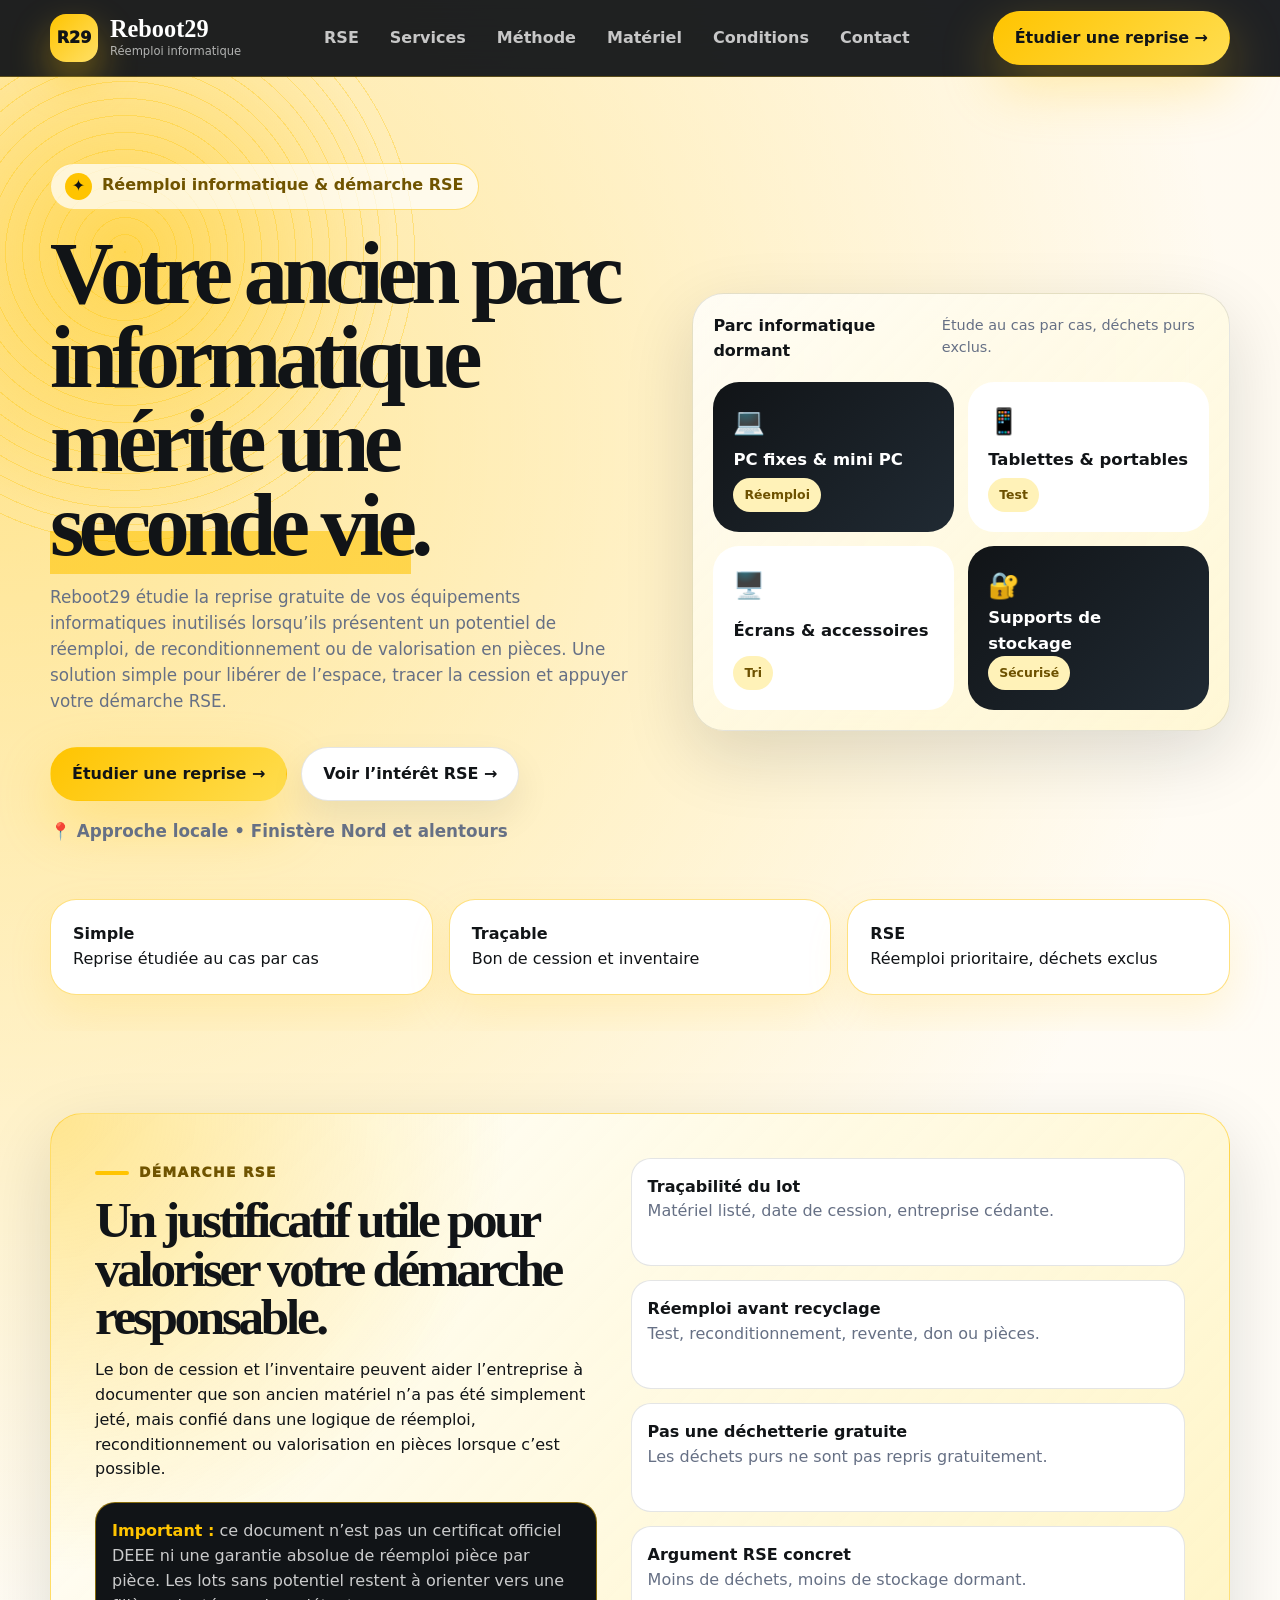
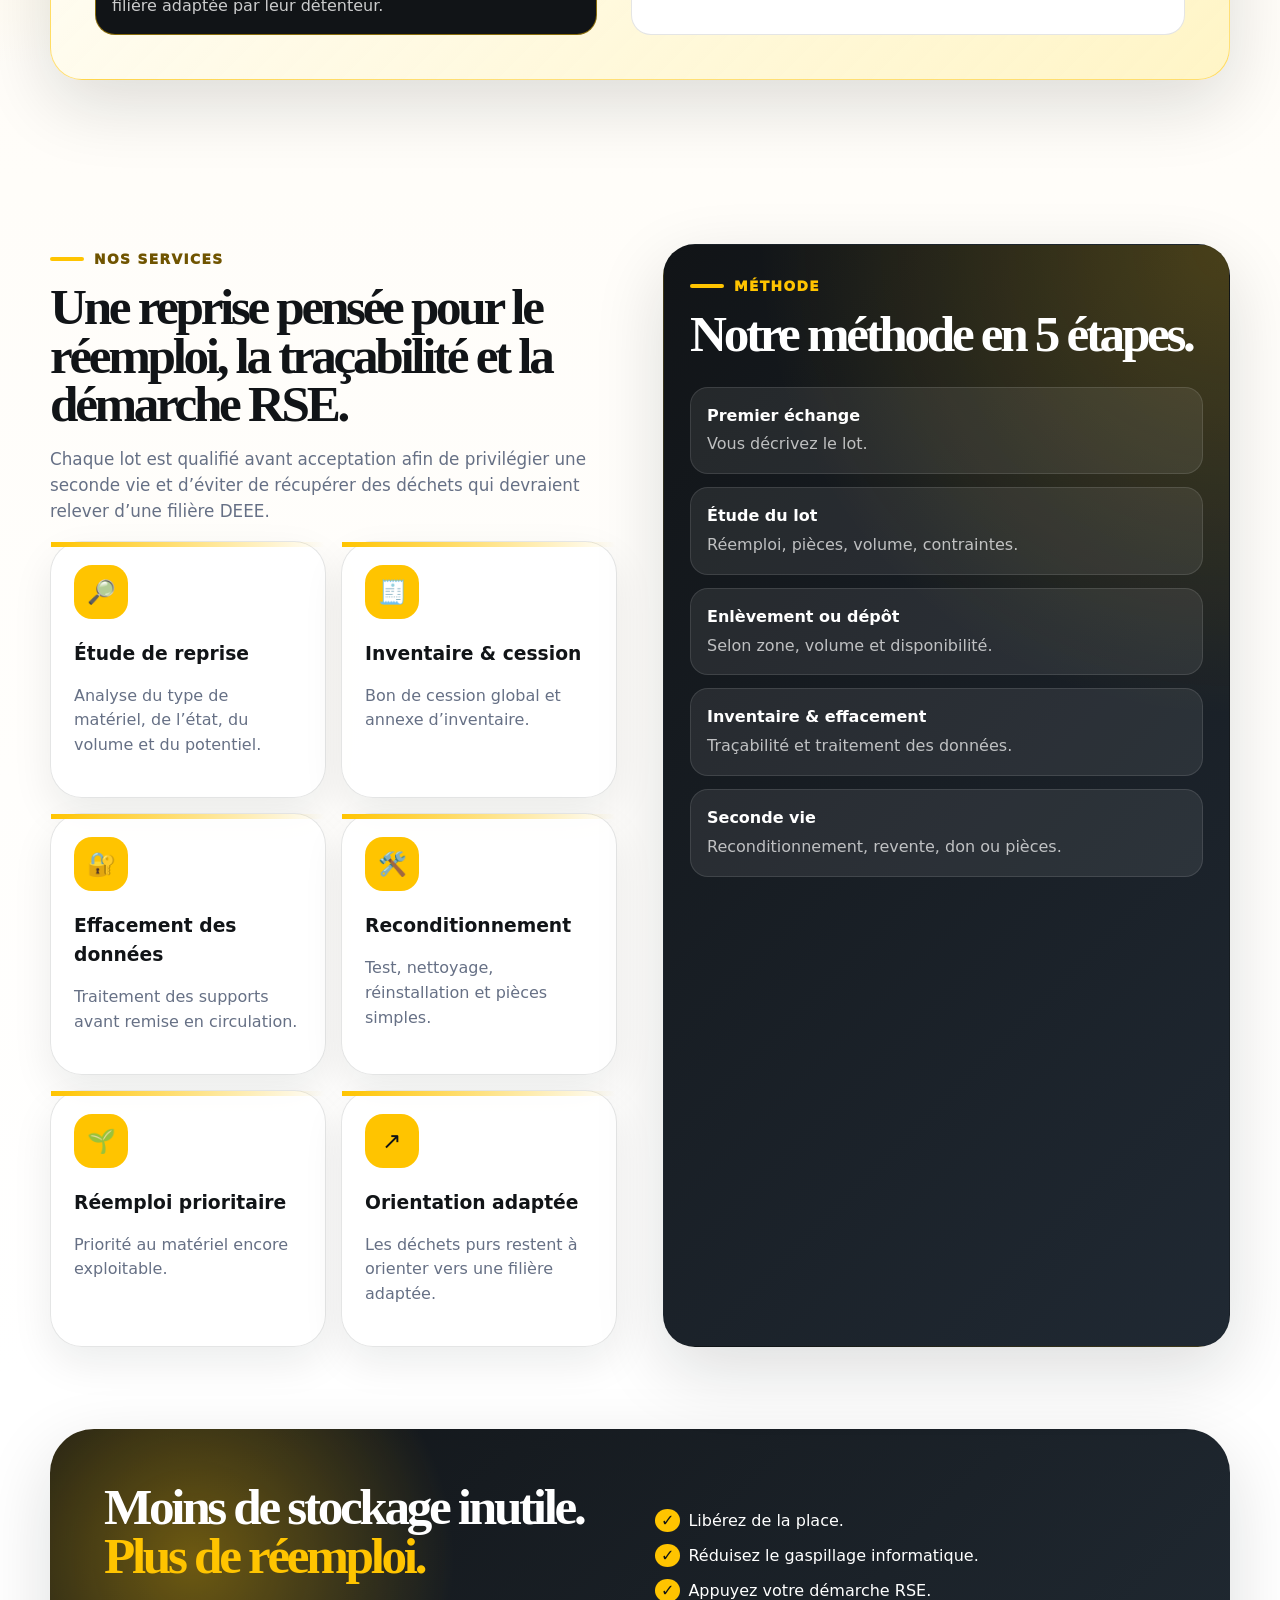
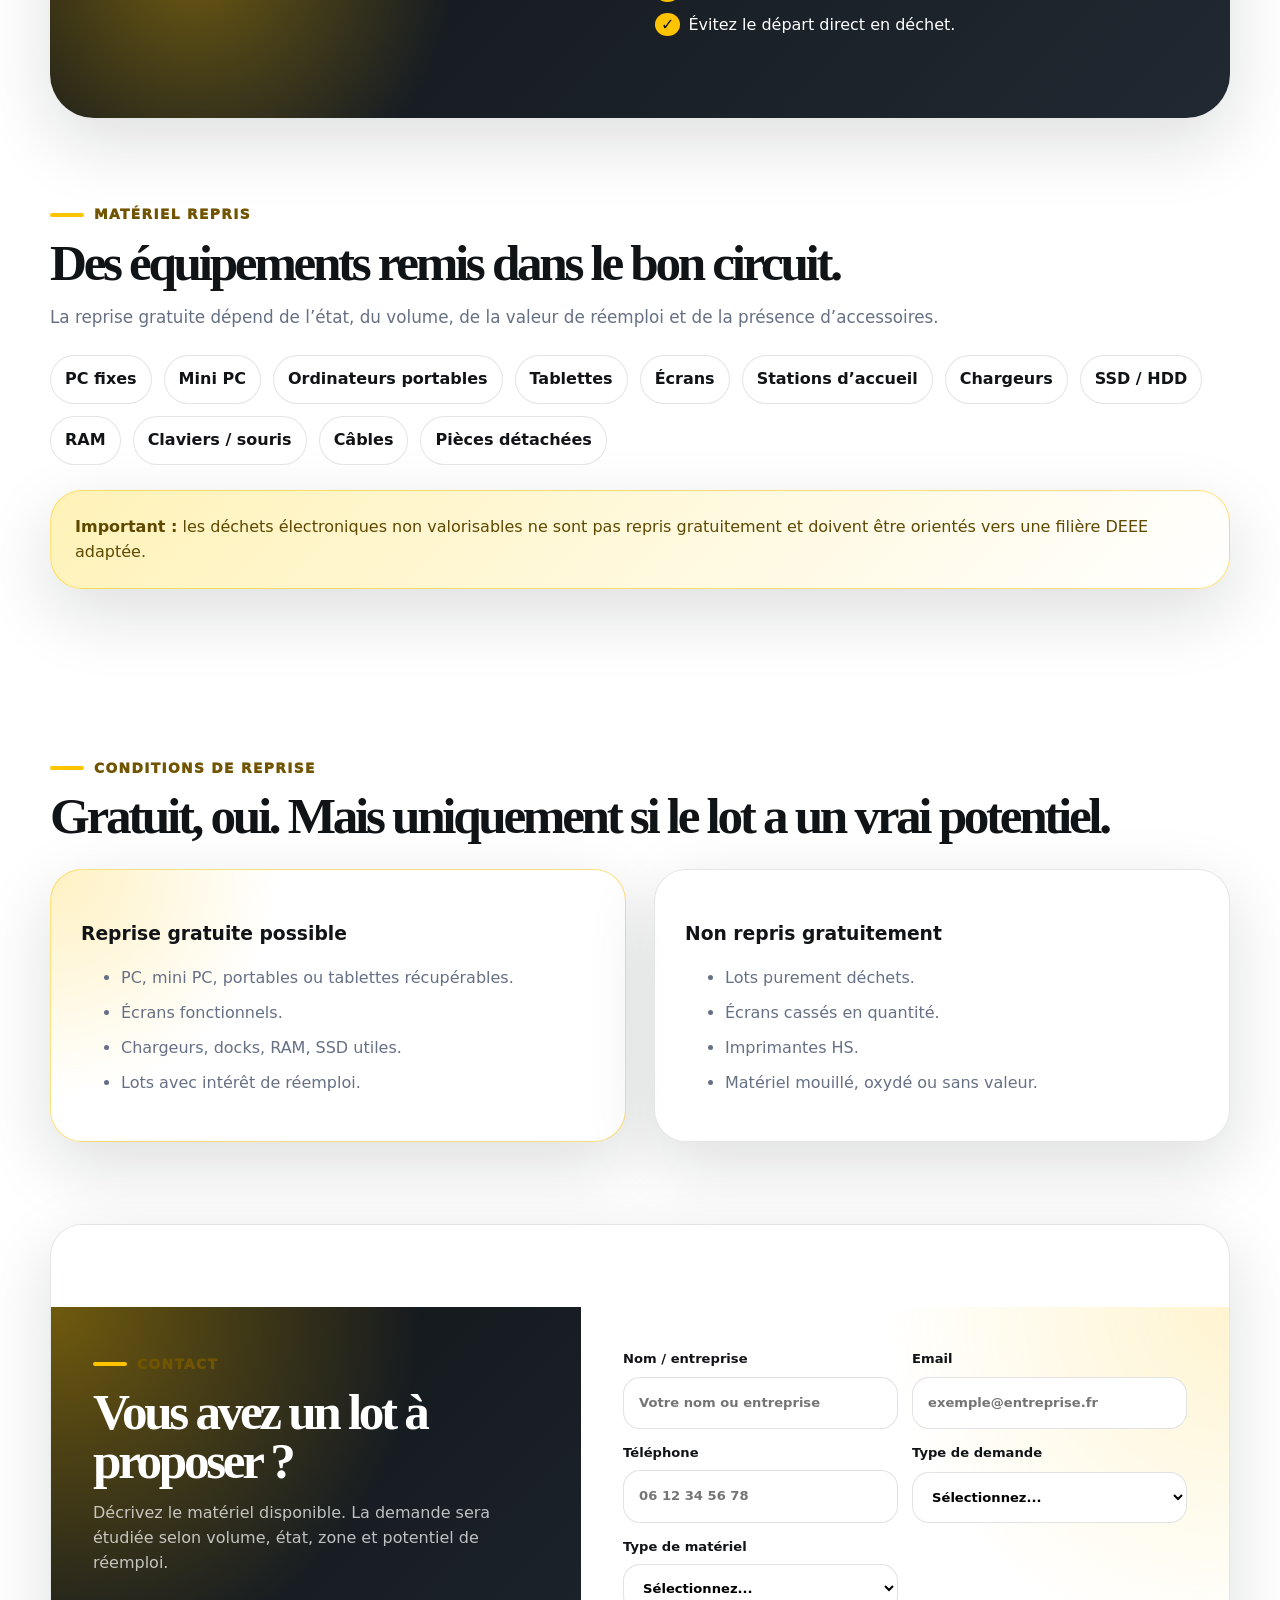
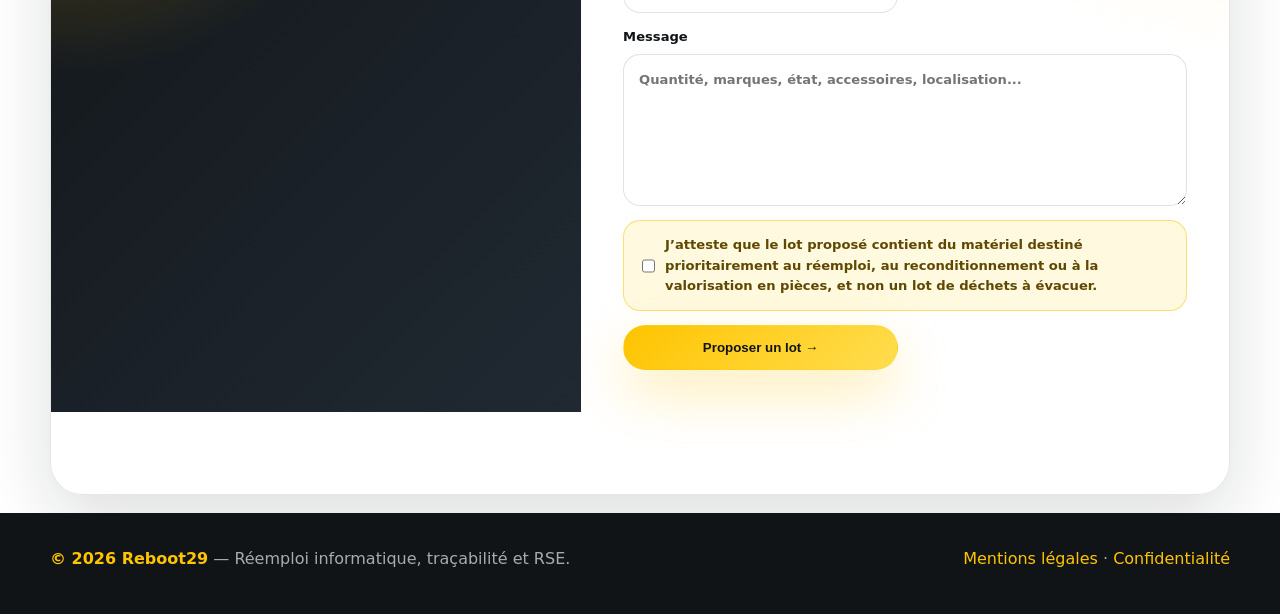
<file: index.html>
<!DOCTYPE html>
<html lang="fr">
<head>
  <meta charset="UTF-8" />
  <meta name="viewport" content="width=device-width, initial-scale=1.0" />
  <title>Reboot29 — Réemploi informatique & RSE en Finistère</title>
  <meta name="description" content="Reboot29 étudie la reprise gratuite de matériel informatique professionnel destiné au réemploi, au reconditionnement ou à la valorisation en pièces." />
  <link rel="stylesheet" href="styles.css" />
</head>
<body>
  <header class="topbar">
    <div class="container nav">
      <a class="brand" href="#top"><span class="brand-mark">R29</span><span><strong>Reboot29</strong><small>Réemploi informatique</small></span></a>
      <nav><a href="#rse">RSE</a><a href="#services">Services</a><a href="#methode">Méthode</a><a href="#materiel">Matériel</a><a href="#conditions">Conditions</a><a href="#contact">Contact</a></nav>
      <a class="btn btn-primary" href="#contact">Étudier une reprise →</a>
    </div>
  </header>

  <main id="top">
    <section class="hero">
      <div class="container hero-grid">
        <div>
          <div class="badge">Réemploi informatique & démarche RSE</div>
          <h1>Votre ancien parc informatique mérite une <span>seconde vie</span>.</h1>
          <p>Reboot29 étudie la reprise gratuite de vos équipements informatiques inutilisés lorsqu’ils présentent un potentiel de réemploi, de reconditionnement ou de valorisation en pièces. Une solution simple pour libérer de l’espace, tracer la cession et appuyer votre démarche RSE.</p>
          <div class="actions"><a class="btn btn-primary" href="#contact">Étudier une reprise →</a><a class="btn btn-secondary" href="#rse">Voir l’intérêt RSE →</a></div>
          <p class="local">📍 Approche locale • Finistère Nord et alentours</p>
        </div>
        <aside class="hero-panel">
          <div class="panel-head"><strong>Parc informatique dormant</strong><em>Étude au cas par cas, déchets purs exclus.</em></div>
          <div class="device-grid">
            <article class="device dark">💻<strong>PC fixes & mini PC</strong><small>Réemploi</small></article>
            <article class="device">📱<strong>Tablettes & portables</strong><small>Test</small></article>
            <article class="device">🖥️<strong>Écrans & accessoires</strong><small>Tri</small></article>
            <article class="device dark">🔐<strong>Supports de stockage</strong><small>Sécurisé</small></article>
          </div>
        </aside>
      </div>
      <div class="container trust-strip">
        <article><b>Simple</b><span>Reprise étudiée au cas par cas</span></article>
        <article><b>Traçable</b><span>Bon de cession et inventaire</span></article>
        <article><b>RSE</b><span>Réemploi prioritaire, déchets exclus</span></article>
      </div>
    </section>

    <section id="rse" class="rse">
      <div class="container rse-card">
        <div>
          <div class="kicker">Démarche RSE</div>
          <h2>Un justificatif utile pour valoriser votre démarche responsable.</h2>
          <p>Le bon de cession et l’inventaire peuvent aider l’entreprise à documenter que son ancien matériel n’a pas été simplement jeté, mais confié dans une logique de réemploi, reconditionnement ou valorisation en pièces lorsque c’est possible.</p>
          <div class="warning"><b>Important :</b> ce document n’est pas un certificat officiel DEEE ni une garantie absolue de réemploi pièce par pièce. Les lots sans potentiel restent à orienter vers une filière adaptée par leur détenteur.</div>
        </div>
        <ul class="rse-list">
          <li><b>Traçabilité du lot</b> Matériel listé, date de cession, entreprise cédante.</li>
          <li><b>Réemploi avant recyclage</b> Test, reconditionnement, revente, don ou pièces.</li>
          <li><b>Pas une déchetterie gratuite</b> Les déchets purs ne sont pas repris gratuitement.</li>
          <li><b>Argument RSE concret</b> Moins de déchets, moins de stockage dormant.</li>
        </ul>
      </div>
    </section>

    <section id="services" class="container split">
      <div>
        <div class="kicker">Nos services</div>
        <h2>Une reprise pensée pour le réemploi, la traçabilité et la démarche RSE.</h2>
        <p class="intro">Chaque lot est qualifié avant acceptation afin de privilégier une seconde vie et d’éviter de récupérer des déchets qui devraient relever d’une filière DEEE.</p>
        <div class="cards">
          <article><span>🔎</span><h3>Étude de reprise</h3><p>Analyse du type de matériel, de l’état, du volume et du potentiel.</p></article>
          <article><span>🧾</span><h3>Inventaire & cession</h3><p>Bon de cession global et annexe d’inventaire.</p></article>
          <article><span>🔐</span><h3>Effacement des données</h3><p>Traitement des supports avant remise en circulation.</p></article>
          <article><span>🛠️</span><h3>Reconditionnement</h3><p>Test, nettoyage, réinstallation et pièces simples.</p></article>
          <article><span>🌱</span><h3>Réemploi prioritaire</h3><p>Priorité au matériel encore exploitable.</p></article>
          <article><span>↗</span><h3>Orientation adaptée</h3><p>Les déchets purs restent à orienter vers une filière adaptée.</p></article>
        </div>
      </div>
      <aside id="methode" class="method">
        <div class="kicker">Méthode</div>
        <h2>Notre méthode en 5 étapes.</h2>
        <ol>
          <li><b>Premier échange</b><span>Vous décrivez le lot.</span></li>
          <li><b>Étude du lot</b><span>Réemploi, pièces, volume, contraintes.</span></li>
          <li><b>Enlèvement ou dépôt</b><span>Selon zone, volume et disponibilité.</span></li>
          <li><b>Inventaire & effacement</b><span>Traçabilité et traitement des données.</span></li>
          <li><b>Seconde vie</b><span>Reconditionnement, revente, don ou pièces.</span></li>
        </ol>
      </aside>
    </section>

    <section class="impact"><div class="container impact-band"><h2>Moins de stockage inutile. <span>Plus de réemploi.</span></h2><ul><li>Libérez de la place.</li><li>Réduisez le gaspillage informatique.</li><li>Appuyez votre démarche RSE.</li><li>Évitez le départ direct en déchet.</li></ul></div></section>

    <section id="materiel" class="container">
      <div class="kicker">Matériel repris</div><h2>Des équipements remis dans le bon circuit.</h2>
      <p class="intro">La reprise gratuite dépend de l’état, du volume, de la valeur de réemploi et de la présence d’accessoires.</p>
      <div class="materials"><span>PC fixes</span><span>Mini PC</span><span>Ordinateurs portables</span><span>Tablettes</span><span>Écrans</span><span>Stations d’accueil</span><span>Chargeurs</span><span>SSD / HDD</span><span>RAM</span><span>Claviers / souris</span><span>Câbles</span><span>Pièces détachées</span></div>
      <div class="notice"><b>Important :</b> les déchets électroniques non valorisables ne sont pas repris gratuitement et doivent être orientés vers une filière DEEE adaptée.</div>
    </section>

    <section id="conditions" class="container">
      <div class="kicker">Conditions de reprise</div><h2>Gratuit, oui. Mais uniquement si le lot a un vrai potentiel.</h2>
      <div class="conditions">
        <article class="good"><h3>Reprise gratuite possible</h3><ul><li>PC, mini PC, portables ou tablettes récupérables.</li><li>Écrans fonctionnels.</li><li>Chargeurs, docks, RAM, SSD utiles.</li><li>Lots avec intérêt de réemploi.</li></ul></article>
        <article><h3>Non repris gratuitement</h3><ul><li>Lots purement déchets.</li><li>Écrans cassés en quantité.</li><li>Imprimantes HS.</li><li>Matériel mouillé, oxydé ou sans valeur.</li></ul></article>
      </div>
    </section>

    <section id="contact" class="container contact">
      <div class="contact-intro"><div class="kicker">Contact</div><h2>Vous avez un lot à proposer ?</h2><p>Décrivez le matériel disponible. La demande sera étudiée selon volume, état, zone et potentiel de réemploi.</p></div>
      <form name="contact" method="POST" data-netlify="true" action="/merci.html">
        <input type="hidden" name="form-name" value="contact" />
        <label>Nom / entreprise<input name="nom" required placeholder="Votre nom ou entreprise" /></label>
        <label>Email<input type="email" name="email" required placeholder="exemple@entreprise.fr" /></label>
        <label>Téléphone<input name="telephone" placeholder="06 12 34 56 78" /></label>
        <label>Type de demande<select name="type-demande" required><option value="">Sélectionnez...</option><option>Entreprise / association</option><option>Collectivité</option><option>Indépendant</option><option>Particulier — étude au cas par cas</option></select></label>
        <label>Type de matériel<select name="type-materiel" required><option value="">Sélectionnez...</option><option>PC / mini PC</option><option>Ordinateurs portables</option><option>Tablettes</option><option>Écrans</option><option>Lot mixte</option><option>Autre</option></select></label>
        <label class="full">Message<textarea name="message" placeholder="Quantité, marques, état, accessoires, localisation..."></textarea></label>
        <label class="full consent"><input type="checkbox" required name="attestation" /><span>J’atteste que le lot proposé contient du matériel destiné prioritairement au réemploi, au reconditionnement ou à la valorisation en pièces, et non un lot de déchets à évacuer.</span></label>
        <button class="btn btn-primary">Proposer un lot →</button>
      </form>
    </section>
  </main>

  <footer><div class="container footer-grid"><span><b>© 2026 Reboot29</b> — Réemploi informatique, traçabilité et RSE.</span><span><a href="mentions-legales.html">Mentions légales</a> · <a href="confidentialite.html">Confidentialité</a></span></div></footer>
  <script src="script.js"></script>
</body>
</html>
</file>
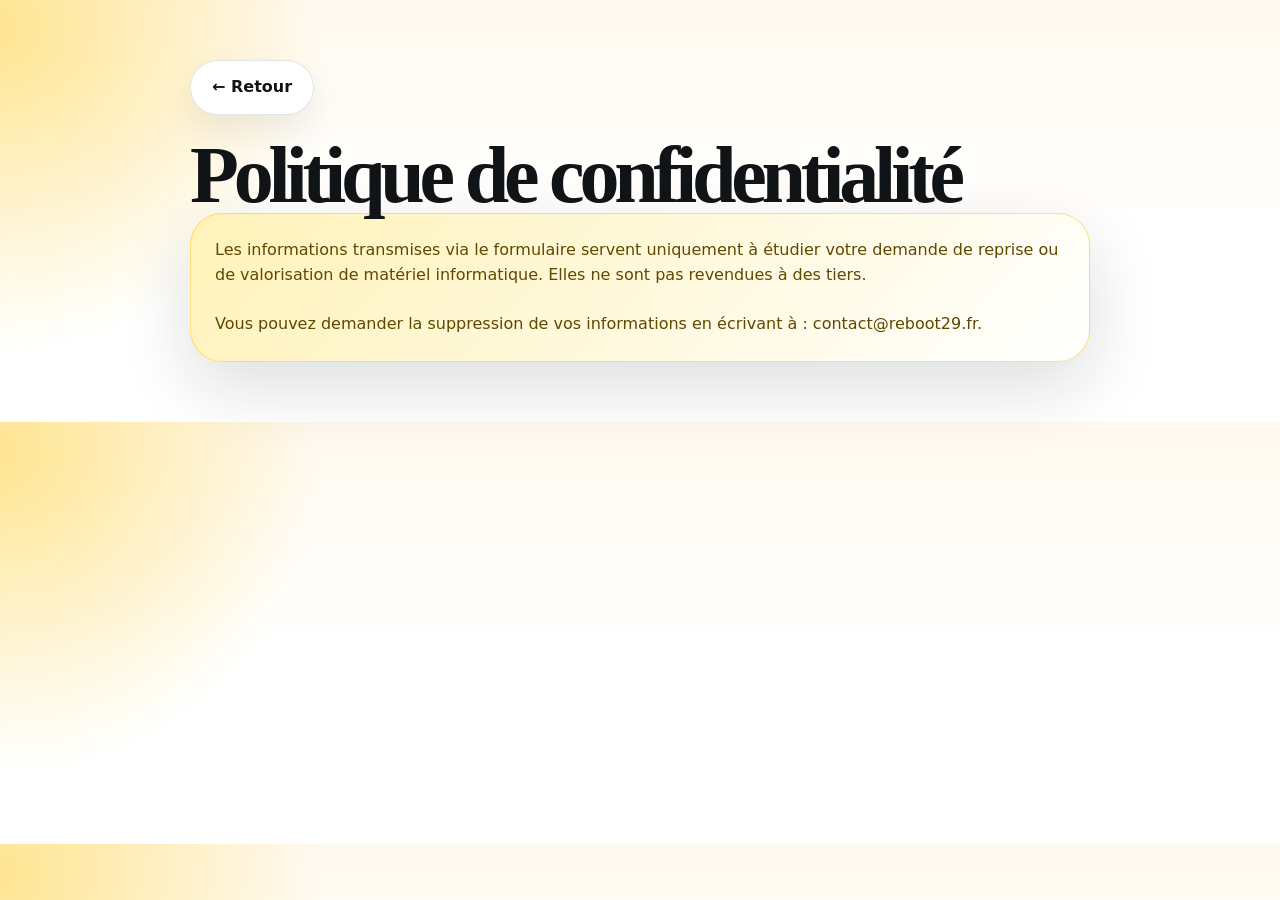
<file: confidentialite.html>
<!DOCTYPE html><html lang="fr"><head><meta charset="UTF-8"><meta name="viewport" content="width=device-width,initial-scale=1.0"><title>Confidentialité — Reboot29</title><link rel="stylesheet" href="styles.css"></head><body><main class="container" style="padding:60px 0;max-width:900px"><a class="btn btn-secondary" href="index.html">← Retour</a><h1 style="font-size:clamp(2.5rem,7vw,5rem)">Politique de confidentialité</h1><div class="notice">Les informations transmises via le formulaire servent uniquement à étudier votre demande de reprise ou de valorisation de matériel informatique. Elles ne sont pas revendues à des tiers.<br><br>Vous pouvez demander la suppression de vos informations en écrivant à : contact@reboot29.fr.</div></main></body></html>
</file>
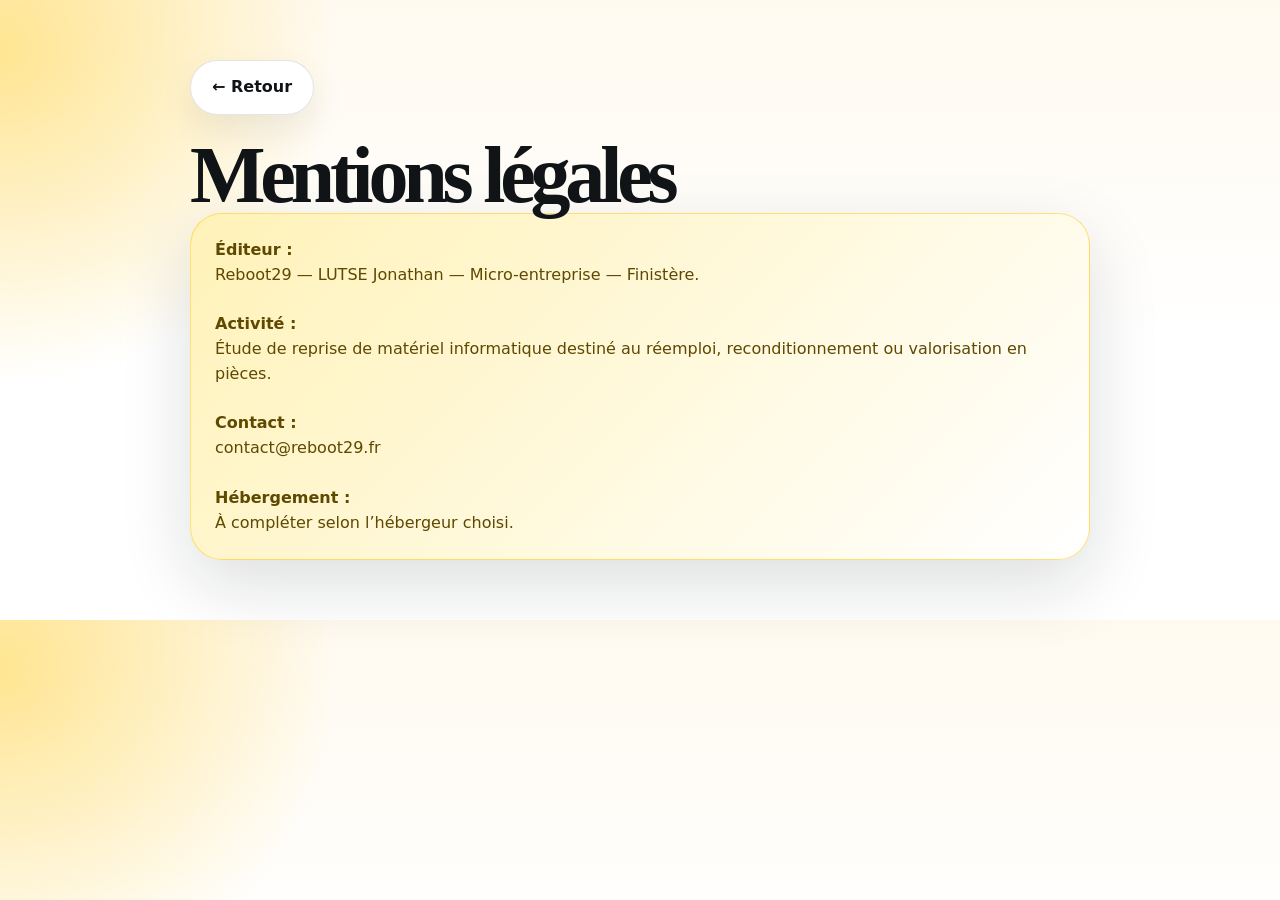
<file: mentions-legales.html>
<!DOCTYPE html><html lang="fr"><head><meta charset="UTF-8"><meta name="viewport" content="width=device-width,initial-scale=1.0"><title>Mentions légales — Reboot29</title><link rel="stylesheet" href="styles.css"></head><body><main class="container" style="padding:60px 0;max-width:900px"><a class="btn btn-secondary" href="index.html">← Retour</a><h1 style="font-size:clamp(2.5rem,7vw,5rem)">Mentions légales</h1><div class="notice"><b>Éditeur :</b><br>Reboot29 — LUTSE Jonathan — Micro-entreprise — Finistère.<br><br><b>Activité :</b><br>Étude de reprise de matériel informatique destiné au réemploi, reconditionnement ou valorisation en pièces.<br><br><b>Contact :</b><br>contact@reboot29.fr<br><br><b>Hébergement :</b><br>À compléter selon l’hébergeur choisi.</div></main></body></html>
</file>
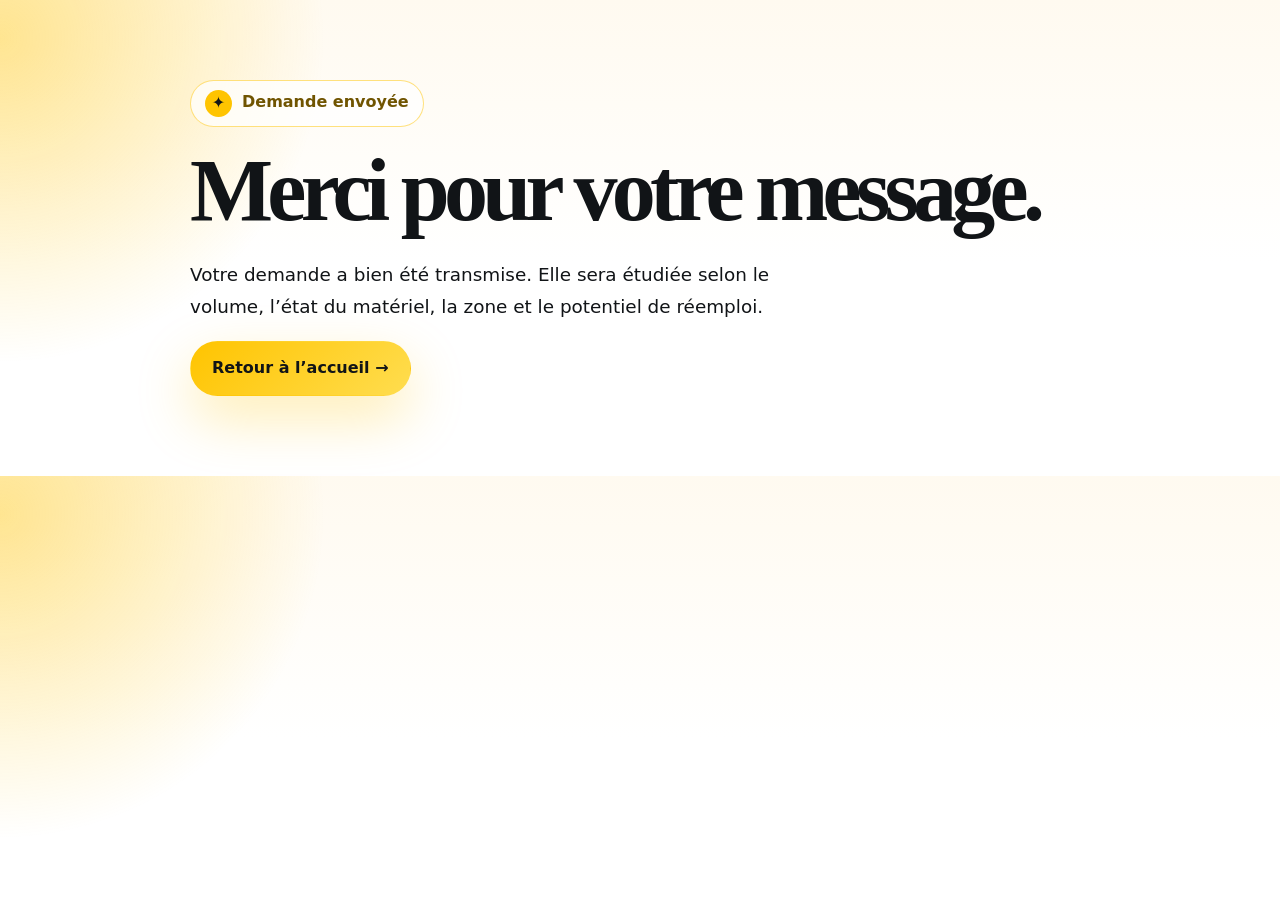
<file: merci.html>
<!DOCTYPE html><html lang="fr"><head><meta charset="UTF-8"><meta name="viewport" content="width=device-width,initial-scale=1.0"><title>Merci — Reboot29</title><link rel="stylesheet" href="styles.css"></head><body><main class="container" style="padding:80px 0;max-width:900px"><div class="badge">Demande envoyée</div><h1 style="font-size:clamp(2.7rem,8vw,5.5rem)">Merci pour votre message.</h1><p class="hero-text">Votre demande a bien été transmise. Elle sera étudiée selon le volume, l’état du matériel, la zone et le potentiel de réemploi.</p><a class="btn btn-primary" href="index.html">Retour à l’accueil →</a></main></body></html>
</file>
<file: styles.css>
:root{--y:#ffc400;--ys:#fff2b8;--yp:#fff9df;--ink:#111417;--muted:#667085;--b:rgba(17,20,23,.11);--by:rgba(255,196,0,.5);--shadow:0 24px 70px rgba(17,20,23,.14);--max:1180px}*{box-sizing:border-box}html{scroll-behavior:smooth}body{margin:0;font-family:Inter,system-ui,Segoe UI,Arial,sans-serif;color:var(--ink);background:radial-gradient(circle at 0 8%,rgba(255,196,0,.4),transparent 24%),linear-gradient(180deg,#fffaf0,#fff 55%);line-height:1.55}a{text-decoration:none;color:inherit}.container{width:min(var(--max),calc(100% - 36px));margin:auto}.topbar{position:sticky;top:0;z-index:20;background:rgba(17,20,23,.94);backdrop-filter:blur(18px);border-bottom:1px solid rgba(255,196,0,.26)}.nav{height:76px;display:flex;align-items:center;justify-content:space-between;gap:20px}.brand{display:flex;align-items:center;gap:12px;color:#fff}.brand-mark{width:48px;height:48px;display:grid;place-items:center;border-radius:16px;background:linear-gradient(135deg,var(--y),#ffe066);color:var(--ink);font-weight:950;box-shadow:0 18px 38px rgba(255,196,0,.38)}.brand strong{display:block;font:700 1.52rem Georgia,serif}.brand small{display:block;color:rgba(255,255,255,.65);font-size:.72rem}nav{display:flex;gap:7px;color:rgba(255,255,255,.75);font-weight:750}nav a{padding:10px 12px;border-radius:999px}nav a:hover{background:var(--y);color:var(--ink)}.btn{display:inline-flex;align-items:center;justify-content:center;padding:14px 21px;border-radius:999px;font-weight:900;border:1px solid transparent;transition:.18s}.btn:hover{transform:translateY(-2px)}.btn-primary{background:linear-gradient(135deg,var(--y),#ffdd4f);color:var(--ink);box-shadow:0 22px 55px rgba(255,196,0,.3)}.btn-secondary{background:#fff;color:var(--ink);border-color:var(--b);box-shadow:0 16px 36px rgba(17,20,23,.08)}.hero{position:relative;padding:86px 0 36px;overflow:hidden}.hero:before{content:"";position:absolute;left:-170px;top:-120px;width:590px;height:590px;border-radius:50%;background:repeating-radial-gradient(circle,rgba(255,196,0,.32) 0 1px,transparent 1px 17px),radial-gradient(circle,rgba(255,196,0,.48),transparent 66%)}.hero-grid{position:relative;display:grid;grid-template-columns:1fr .92fr;gap:58px;align-items:center}.badge{display:inline-flex;gap:10px;padding:9px 14px;border:1px solid var(--by);border-radius:999px;background:rgba(255,255,255,.72);font-weight:900;color:#705400}.badge:before{content:"✦";background:var(--y);width:27px;height:27px;border-radius:50%;display:grid;place-items:center;color:var(--ink)}h1,h2{font-family:Georgia,serif;letter-spacing:-.065em;line-height:.95;margin:0}h1{margin-top:22px;font-size:clamp(3.2rem,6.9vw,6.7rem)}h1 span{background:linear-gradient(180deg,transparent 56%,rgba(255,196,0,.58) 56%)}.hero p,.intro,.section-copy{color:var(--muted);font-size:1.05rem}.hero-text{max-width:640px;margin-top:26px;font-size:1.15rem;line-height:1.75}.actions{display:flex;gap:14px;flex-wrap:wrap;margin-top:32px}.local{font-weight:700;color:#6d6553}.hero-panel,.rse-card,.cards article,.method,.materials-card,.notice,.conditions article,.contact{border:1px solid var(--b);box-shadow:var(--shadow);border-radius:32px;background:rgba(255,255,255,.82)}.hero-panel{padding:20px;background:linear-gradient(135deg,rgba(255,255,255,.8),rgba(255,245,197,.65));backdrop-filter:blur(18px)}.panel-head{display:flex;justify-content:space-between;gap:16px;margin-bottom:18px}.panel-head em{display:block;color:var(--muted);font-style:normal;font-size:.9rem}.device-grid{display:grid;grid-template-columns:1fr 1fr;gap:14px}.device{min-height:150px;padding:20px;border-radius:26px;background:#fff;display:flex;flex-direction:column;justify-content:space-between;font-size:1.6rem}.device.dark{background:linear-gradient(135deg,var(--ink),#202a33);color:#fff}.device strong{font-size:1.03rem}.device small{display:inline-flex;align-self:flex-start;background:var(--ys);color:#6d5100;border-radius:999px;padding:7px 11px;font-size:.78rem;font-weight:900}.trust-strip{display:grid;grid-template-columns:repeat(3,1fr);gap:16px;margin-top:38px}.trust-strip article{padding:22px;border-radius:26px;background:#fff;border:1px solid var(--by);box-shadow:0 18px 44px rgba(255,196,0,.13)}.trust-strip b{display:block}section{padding:82px 0}.kicker{display:inline-flex;gap:10px;align-items:center;text-transform:uppercase;color:#705400;font-size:.86rem;font-weight:950;letter-spacing:.1em;margin-bottom:13px}.kicker:before{content:"";width:34px;height:4px;background:var(--y);border-radius:99px}h2{font-size:clamp(2.2rem,4vw,4.2rem)}.rse-card{display:grid;grid-template-columns:.95fr 1.05fr;gap:34px;padding:44px;background:radial-gradient(circle at 0 0,rgba(255,196,0,.44),transparent 35%),linear-gradient(135deg,#fff,rgba(255,242,184,.78));border-color:var(--by)}.warning{margin-top:20px;background:var(--ink);color:rgba(255,255,255,.78);border:1px solid var(--by);padding:16px;border-radius:20px}.warning b{color:var(--y)}.rse-list{display:grid;gap:14px;list-style:none;padding:0;margin:0}.rse-list li{background:#fff;border:1px solid var(--b);border-radius:20px;padding:16px;color:var(--muted)}.rse-list b{display:block;color:var(--ink)}.split{display:grid;grid-template-columns:1fr 1fr;gap:46px}.cards{display:grid;grid-template-columns:1fr 1fr;gap:15px}.cards article{position:relative;min-height:200px;padding:23px;box-shadow:0 16px 40px rgba(17,20,23,.08)}.cards article:before{content:"";position:absolute;inset:0 0 auto;height:5px;background:linear-gradient(90deg,var(--y),transparent)}.cards span{width:54px;height:54px;background:var(--y);display:grid;place-items:center;border-radius:18px;font-size:1.45rem;margin-bottom:20px}.cards h3{margin:0 0 8px}.cards p{color:var(--muted)}.method{position:sticky;top:104px;padding:26px;background:radial-gradient(circle at top right,rgba(255,196,0,.22),transparent 38%),linear-gradient(135deg,var(--ink),#202933);color:#fff}.method .kicker{color:var(--y)}.method p,.method span{color:rgba(255,255,255,.7)}.method ol{display:grid;gap:13px;list-style:none;padding:0;margin:28px 0 0}.method li{display:grid;gap:4px;padding:16px;border-radius:18px;background:rgba(255,255,255,.08);border:1px solid rgba(255,255,255,.11)}.impact{padding:0}.impact-band{display:grid;grid-template-columns:1fr 1fr;gap:30px;border-radius:44px;padding:54px;background:radial-gradient(circle at 12% 45%,rgba(255,196,0,.38),transparent 25%),linear-gradient(135deg,var(--ink),#202932);color:#fff;box-shadow:var(--shadow)}.impact-band h2 span{display:block;color:var(--y)}.impact-band ul{list-style:none;padding:0}.impact-band li{margin:10px 0}.impact-band li:before{content:"✓";background:var(--y);color:var(--ink);border-radius:50%;padding:2px 6px;margin-right:8px}.materials{display:flex;flex-wrap:wrap;gap:12px;margin:25px 0}.materials span{background:#fff;border:1px solid var(--b);border-radius:999px;padding:11px 14px;font-weight:800}.notice{background:linear-gradient(135deg,var(--ys),#fff);border-color:var(--by);padding:24px;color:#5f4800}.conditions{display:grid;grid-template-columns:1fr 1fr;gap:28px;margin-top:28px}.conditions article{padding:30px}.conditions .good{border-color:var(--by);background:radial-gradient(circle at 0 0,rgba(255,196,0,.24),transparent 36%),#fff}.conditions li{margin:10px 0;color:var(--muted)}.contact{display:grid;grid-template-columns:.9fr 1.1fr;overflow:hidden}.contact-intro{padding:42px;color:#fff;background:radial-gradient(circle at 0 0,rgba(255,196,0,.40),transparent 42%),linear-gradient(135deg,var(--ink),#202932)}.contact-intro p{color:rgba(255,255,255,.72)}form{padding:42px;background:radial-gradient(circle at 100% 0,rgba(255,196,0,.18),transparent 36%),#fff;display:grid;grid-template-columns:1fr 1fr;gap:14px}label{display:grid;gap:7px;font-weight:900;font-size:.82rem}input,textarea,select{width:100%;border:1px solid rgba(17,20,23,.12);border-radius:17px;padding:15px;font:inherit;background:#fff}input:focus,textarea:focus,select:focus{outline:none;border-color:rgba(255,196,0,.84);box-shadow:0 0 0 5px rgba(255,196,0,.16)}textarea{min-height:152px}.full{grid-column:1/-1}.consent{grid-template-columns:auto 1fr;background:var(--yp);border:1px solid var(--by);padding:14px;border-radius:17px;color:#5f4800}.consent input{width:auto;margin-top:4px}footer{margin-top:18px;padding:34px 0 42px;background:var(--ink);color:rgba(255,255,255,.64)}footer b,footer a{color:var(--y)}.footer-grid{display:flex;justify-content:space-between;gap:18px;flex-wrap:wrap}@media(max-width:900px){nav{display:none}.nav>.btn{display:none}.hero-grid,.rse-card,.split,.impact-band,.conditions,.contact{grid-template-columns:1fr}.device-grid,.cards,form,.trust-strip{grid-template-columns:1fr}.method{position:relative;top:auto}section{padding:58px 0}.hero{padding-top:54px}.rse-card,.impact-band,.contact-intro,form{padding:30px}}@media(max-width:560px){.container{width:calc(100% - 24px)}h1{font-size:clamp(3rem,14vw,4.6rem)}.actions .btn,form .btn{width:100%}}
</file>
